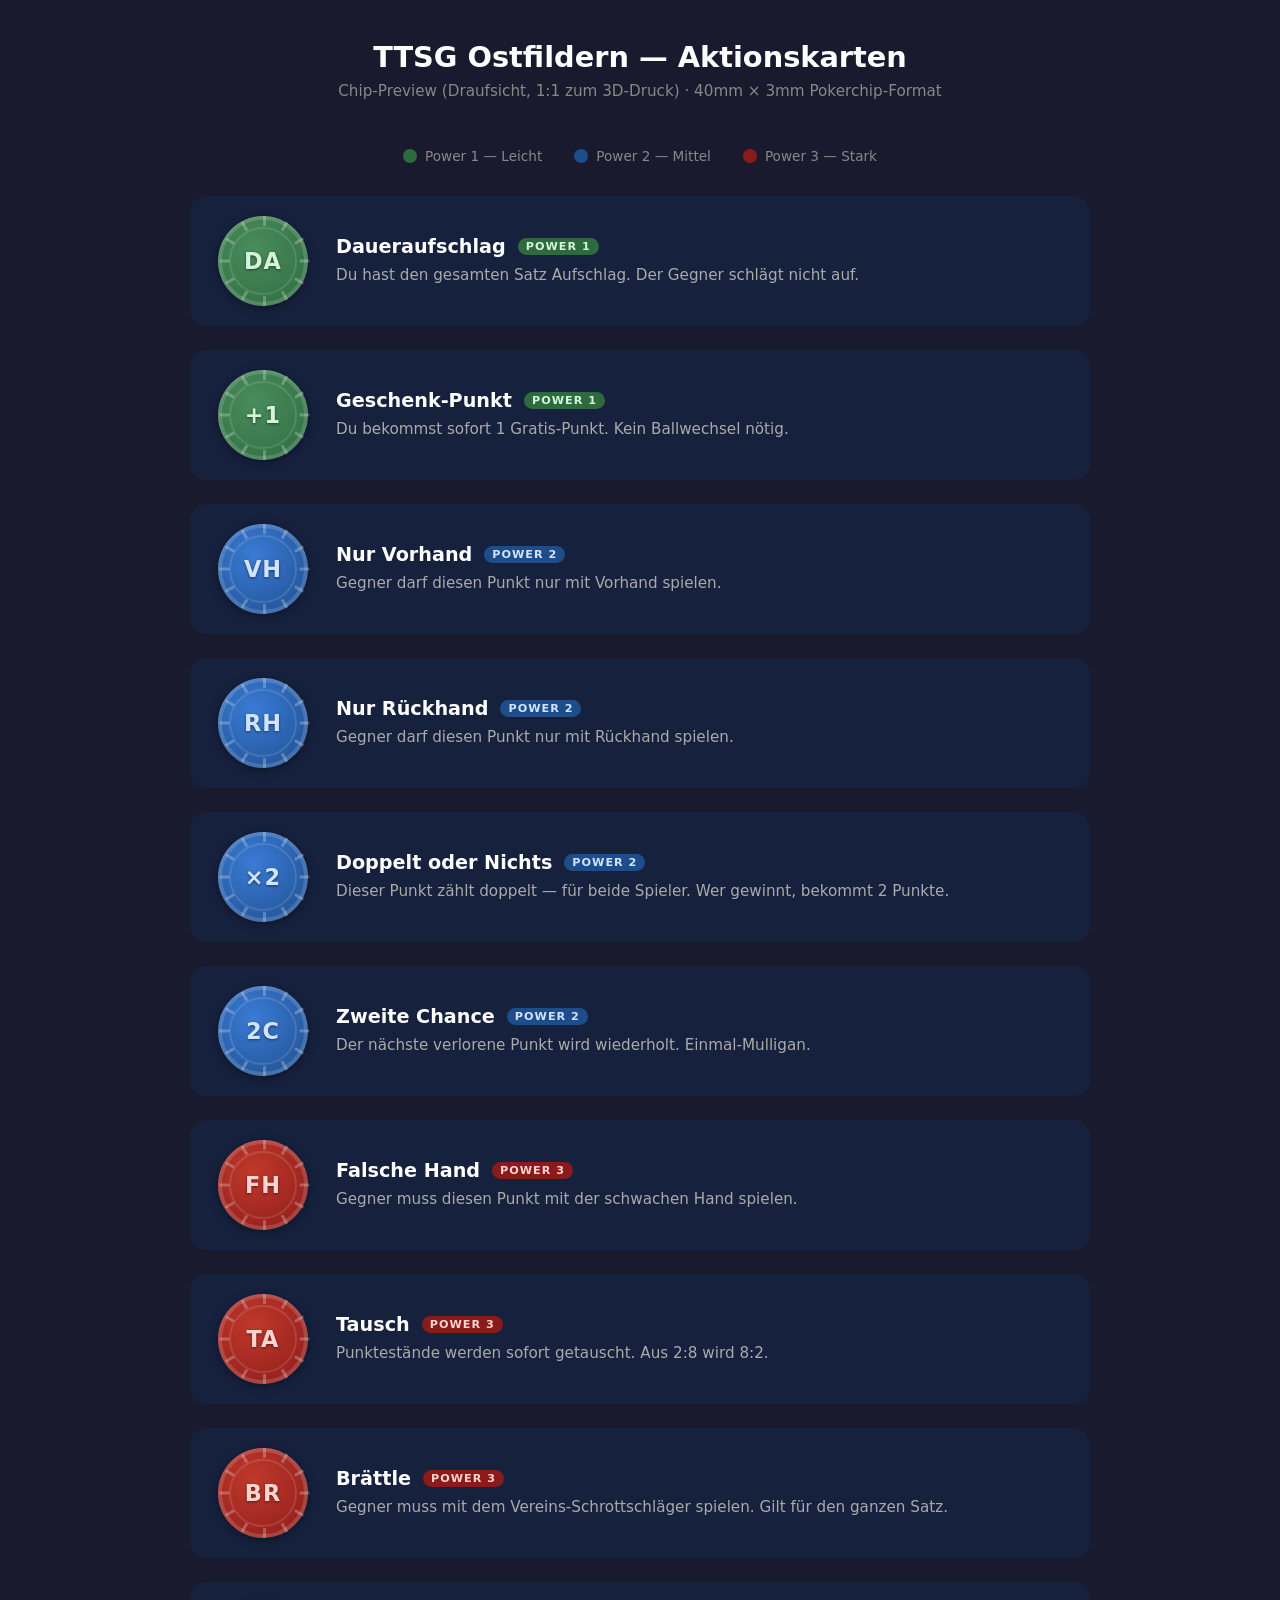
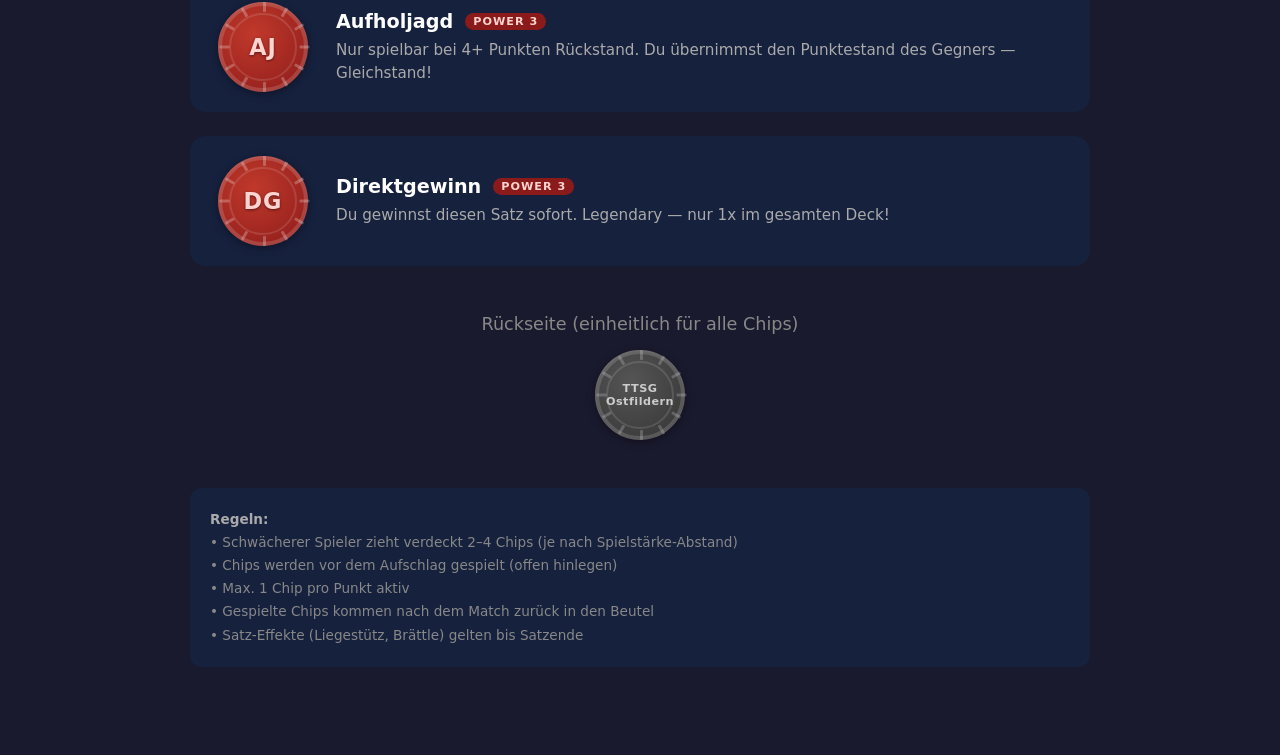
<file: site/chips.html>
<!DOCTYPE html>
<html lang="de">
<head>
    <meta charset="UTF-8">
    <meta name="viewport" content="width=device-width, initial-scale=1.0">
    <title>TTSG Ostfildern — Aktionskarten Chips</title>
    <style>
        * { margin: 0; padding: 0; box-sizing: border-box; }

        body {
            font-family: -apple-system, BlinkMacSystemFont, 'Segoe UI', system-ui, sans-serif;
            background: #1a1a2e;
            color: #e0e0e0;
            min-height: 100vh;
            padding: 40px 20px;
        }

        h1 {
            text-align: center;
            font-size: 1.8rem;
            margin-bottom: 8px;
            color: #fff;
        }

        .subtitle {
            text-align: center;
            font-size: 0.95rem;
            color: #888;
            margin-bottom: 48px;
        }

        .cards-grid {
            max-width: 900px;
            margin: 0 auto;
            display: flex;
            flex-direction: column;
            gap: 24px;
        }

        .card-row {
            display: flex;
            align-items: center;
            gap: 28px;
            background: #16213e;
            border-radius: 16px;
            padding: 20px 28px;
            transition: transform 0.15s ease;
        }

        .card-row:hover {
            transform: translateX(4px);
        }

        /* Chip */
        .chip-container {
            flex-shrink: 0;
            display: flex;
            flex-direction: column;
            align-items: center;
            gap: 4px;
        }

        .chip {
            width: 90px;
            height: 90px;
            border-radius: 50%;
            position: relative;
            display: flex;
            align-items: center;
            justify-content: center;
            box-shadow:
                0 2px 8px rgba(0,0,0,0.4),
                inset 0 1px 2px rgba(255,255,255,0.1);
        }

        /* Outer ring (like poker chip edge) */
        .chip::before {
            content: '';
            position: absolute;
            inset: 0;
            border-radius: 50%;
            border: 4px solid rgba(255,255,255,0.15);
        }

        /* Inner circle */
        .chip::after {
            content: '';
            position: absolute;
            width: 64px;
            height: 64px;
            border-radius: 50%;
            border: 2px solid rgba(255,255,255,0.12);
        }

        /* Dashes on the chip edge */
        .chip-edge {
            position: absolute;
            inset: 0;
            border-radius: 50%;
        }

        .chip-edge span {
            position: absolute;
            width: 3px;
            height: 10px;
            background: rgba(255,255,255,0.25);
            border-radius: 1px;
            left: 50%;
            top: 0;
            transform-origin: 1.5px 45px;
        }

        .chip-code {
            position: relative;
            z-index: 2;
            font-weight: 800;
            font-size: 1.4rem;
            letter-spacing: 1px;
            text-shadow: 0 1px 3px rgba(0,0,0,0.5);
        }

        /* Color schemes per power level */
        .power-1 .chip { background: radial-gradient(circle at 40% 35%, #4a8c5c, #2d6b3f); }
        .power-1 .chip-code { color: #d4f5dc; }

        .power-2 .chip { background: radial-gradient(circle at 40% 35%, #3a7bd5, #1e4d8c); }
        .power-2 .chip-code { color: #d0e4ff; }

        .power-3 .chip { background: radial-gradient(circle at 40% 35%, #c0392b, #8b1a1a); }
        .power-3 .chip-code { color: #ffd4d0; }

        /* Back side preview */
        .chip-back {
            width: 90px;
            height: 90px;
            border-radius: 50%;
            position: relative;
            display: flex;
            align-items: center;
            justify-content: center;
            box-shadow:
                0 2px 8px rgba(0,0,0,0.4),
                inset 0 1px 2px rgba(255,255,255,0.1);
            background: radial-gradient(circle at 40% 35%, #555, #333);
        }

        .chip-back::before {
            content: '';
            position: absolute;
            inset: 0;
            border-radius: 50%;
            border: 4px solid rgba(255,255,255,0.15);
        }

        .chip-back::after {
            content: '';
            position: absolute;
            width: 64px;
            height: 64px;
            border-radius: 50%;
            border: 2px solid rgba(255,255,255,0.12);
        }

        .chip-back-text {
            position: relative;
            z-index: 2;
            font-weight: 800;
            font-size: 0.7rem;
            color: #ccc;
            text-align: center;
            line-height: 1.2;
            letter-spacing: 0.5px;
        }

        .chip-back .chip-edge span {
            background: rgba(255,255,255,0.2);
        }

        /* Info */
        .card-info {
            flex: 1;
        }

        .card-header {
            display: flex;
            align-items: center;
            gap: 12px;
            margin-bottom: 6px;
        }

        .card-name {
            font-size: 1.2rem;
            font-weight: 700;
            color: #fff;
        }

        .card-power {
            font-size: 0.7rem;
            font-weight: 700;
            padding: 2px 8px;
            border-radius: 10px;
            text-transform: uppercase;
            letter-spacing: 1px;
        }

        .power-1 .card-power { background: #2d6b3f; color: #d4f5dc; }
        .power-2 .card-power { background: #1e4d8c; color: #d0e4ff; }
        .power-3 .card-power { background: #8b1a1a; color: #ffd4d0; }

        .card-effect {
            font-size: 0.95rem;
            color: #aaa;
            line-height: 1.5;
        }

        /* Legend */
        .legend {
            max-width: 900px;
            margin: 48px auto 0;
            display: flex;
            justify-content: center;
            gap: 32px;
            font-size: 0.85rem;
            color: #888;
        }

        .legend-item {
            display: flex;
            align-items: center;
            gap: 8px;
        }

        .legend-dot {
            width: 14px;
            height: 14px;
            border-radius: 50%;
        }

        .legend-dot.green { background: #2d6b3f; }
        .legend-dot.blue { background: #1e4d8c; }
        .legend-dot.red { background: #8b1a1a; }

        /* Back preview section */
        .back-section {
            max-width: 900px;
            margin: 48px auto 0;
            text-align: center;
        }

        .back-section h2 {
            font-size: 1.1rem;
            color: #888;
            margin-bottom: 16px;
            font-weight: 400;
        }

        /* Responsive */
        @media (max-width: 600px) {
            .card-row { flex-direction: column; text-align: center; padding: 16px; }
            .chip-container { flex-direction: row; gap: 12px; }
        }
    </style>
</head>
<body>

<h1>TTSG Ostfildern — Aktionskarten</h1>
<p class="subtitle">Chip-Preview (Draufsicht, 1:1 zum 3D-Druck) &middot; 40mm &times; 3mm Pokerchip-Format</p>

<div class="legend">
    <div class="legend-item"><div class="legend-dot green"></div> Power 1 — Leicht</div>
    <div class="legend-item"><div class="legend-dot blue"></div> Power 2 — Mittel</div>
    <div class="legend-item"><div class="legend-dot red"></div> Power 3 — Stark</div>
</div>

<div class="cards-grid" style="margin-top: 32px;">

    <!-- Power 1: Daueraufschlag -->
    <div class="card-row power-1">
        <div class="chip-container">
            <div class="chip">
                <div class="chip-edge">
                    <span style="transform: rotate(0deg)"></span><span style="transform: rotate(30deg)"></span><span style="transform: rotate(60deg)"></span><span style="transform: rotate(90deg)"></span><span style="transform: rotate(120deg)"></span><span style="transform: rotate(150deg)"></span><span style="transform: rotate(180deg)"></span><span style="transform: rotate(210deg)"></span><span style="transform: rotate(240deg)"></span><span style="transform: rotate(270deg)"></span><span style="transform: rotate(300deg)"></span><span style="transform: rotate(330deg)"></span>
                </div>
                <span class="chip-code">DA</span>
            </div>
        </div>
        <div class="card-info">
            <div class="card-header">
                <span class="card-name">Daueraufschlag</span>
                <span class="card-power">Power 1</span>
            </div>
            <p class="card-effect">Du hast den gesamten Satz Aufschlag. Der Gegner schlägt nicht auf.</p>
        </div>
    </div>

    <!-- Power 1: Geschenk-Punkt -->
    <div class="card-row power-1">
        <div class="chip-container">
            <div class="chip">
                <div class="chip-edge">
                    <span style="transform: rotate(0deg)"></span><span style="transform: rotate(30deg)"></span><span style="transform: rotate(60deg)"></span><span style="transform: rotate(90deg)"></span><span style="transform: rotate(120deg)"></span><span style="transform: rotate(150deg)"></span><span style="transform: rotate(180deg)"></span><span style="transform: rotate(210deg)"></span><span style="transform: rotate(240deg)"></span><span style="transform: rotate(270deg)"></span><span style="transform: rotate(300deg)"></span><span style="transform: rotate(330deg)"></span>
                </div>
                <span class="chip-code">+1</span>
            </div>
        </div>
        <div class="card-info">
            <div class="card-header">
                <span class="card-name">Geschenk-Punkt</span>
                <span class="card-power">Power 1</span>
            </div>
            <p class="card-effect">Du bekommst sofort 1 Gratis-Punkt. Kein Ballwechsel nötig.</p>
        </div>
    </div>

    <!-- Power 2: Nur Vorhand -->
    <div class="card-row power-2">
        <div class="chip-container">
            <div class="chip">
                <div class="chip-edge">
                    <span style="transform: rotate(0deg)"></span><span style="transform: rotate(30deg)"></span><span style="transform: rotate(60deg)"></span><span style="transform: rotate(90deg)"></span><span style="transform: rotate(120deg)"></span><span style="transform: rotate(150deg)"></span><span style="transform: rotate(180deg)"></span><span style="transform: rotate(210deg)"></span><span style="transform: rotate(240deg)"></span><span style="transform: rotate(270deg)"></span><span style="transform: rotate(300deg)"></span><span style="transform: rotate(330deg)"></span>
                </div>
                <span class="chip-code">VH</span>
            </div>
        </div>
        <div class="card-info">
            <div class="card-header">
                <span class="card-name">Nur Vorhand</span>
                <span class="card-power">Power 2</span>
            </div>
            <p class="card-effect">Gegner darf diesen Punkt nur mit Vorhand spielen.</p>
        </div>
    </div>

    <!-- Power 2: Nur Rückhand -->
    <div class="card-row power-2">
        <div class="chip-container">
            <div class="chip">
                <div class="chip-edge">
                    <span style="transform: rotate(0deg)"></span><span style="transform: rotate(30deg)"></span><span style="transform: rotate(60deg)"></span><span style="transform: rotate(90deg)"></span><span style="transform: rotate(120deg)"></span><span style="transform: rotate(150deg)"></span><span style="transform: rotate(180deg)"></span><span style="transform: rotate(210deg)"></span><span style="transform: rotate(240deg)"></span><span style="transform: rotate(270deg)"></span><span style="transform: rotate(300deg)"></span><span style="transform: rotate(330deg)"></span>
                </div>
                <span class="chip-code">RH</span>
            </div>
        </div>
        <div class="card-info">
            <div class="card-header">
                <span class="card-name">Nur Rückhand</span>
                <span class="card-power">Power 2</span>
            </div>
            <p class="card-effect">Gegner darf diesen Punkt nur mit Rückhand spielen.</p>
        </div>
    </div>

    <!-- Power 2: Doppelt oder Nichts -->
    <div class="card-row power-2">
        <div class="chip-container">
            <div class="chip">
                <div class="chip-edge">
                    <span style="transform: rotate(0deg)"></span><span style="transform: rotate(30deg)"></span><span style="transform: rotate(60deg)"></span><span style="transform: rotate(90deg)"></span><span style="transform: rotate(120deg)"></span><span style="transform: rotate(150deg)"></span><span style="transform: rotate(180deg)"></span><span style="transform: rotate(210deg)"></span><span style="transform: rotate(240deg)"></span><span style="transform: rotate(270deg)"></span><span style="transform: rotate(300deg)"></span><span style="transform: rotate(330deg)"></span>
                </div>
                <span class="chip-code">&times;2</span>
            </div>
        </div>
        <div class="card-info">
            <div class="card-header">
                <span class="card-name">Doppelt oder Nichts</span>
                <span class="card-power">Power 2</span>
            </div>
            <p class="card-effect">Dieser Punkt zählt doppelt — für beide Spieler. Wer gewinnt, bekommt 2 Punkte.</p>
        </div>
    </div>

    <!-- Power 2: Zweite Chance -->
    <div class="card-row power-2">
        <div class="chip-container">
            <div class="chip">
                <div class="chip-edge">
                    <span style="transform: rotate(0deg)"></span><span style="transform: rotate(30deg)"></span><span style="transform: rotate(60deg)"></span><span style="transform: rotate(90deg)"></span><span style="transform: rotate(120deg)"></span><span style="transform: rotate(150deg)"></span><span style="transform: rotate(180deg)"></span><span style="transform: rotate(210deg)"></span><span style="transform: rotate(240deg)"></span><span style="transform: rotate(270deg)"></span><span style="transform: rotate(300deg)"></span><span style="transform: rotate(330deg)"></span>
                </div>
                <span class="chip-code">2C</span>
            </div>
        </div>
        <div class="card-info">
            <div class="card-header">
                <span class="card-name">Zweite Chance</span>
                <span class="card-power">Power 2</span>
            </div>
            <p class="card-effect">Der nächste verlorene Punkt wird wiederholt. Einmal-Mulligan.</p>
        </div>
    </div>

    <!-- Power 3: Falsche Hand -->
    <div class="card-row power-3">
        <div class="chip-container">
            <div class="chip">
                <div class="chip-edge">
                    <span style="transform: rotate(0deg)"></span><span style="transform: rotate(30deg)"></span><span style="transform: rotate(60deg)"></span><span style="transform: rotate(90deg)"></span><span style="transform: rotate(120deg)"></span><span style="transform: rotate(150deg)"></span><span style="transform: rotate(180deg)"></span><span style="transform: rotate(210deg)"></span><span style="transform: rotate(240deg)"></span><span style="transform: rotate(270deg)"></span><span style="transform: rotate(300deg)"></span><span style="transform: rotate(330deg)"></span>
                </div>
                <span class="chip-code">FH</span>
            </div>
        </div>
        <div class="card-info">
            <div class="card-header">
                <span class="card-name">Falsche Hand</span>
                <span class="card-power">Power 3</span>
            </div>
            <p class="card-effect">Gegner muss diesen Punkt mit der schwachen Hand spielen.</p>
        </div>
    </div>

    <!-- Power 3: Tausch -->
    <div class="card-row power-3">
        <div class="chip-container">
            <div class="chip">
                <div class="chip-edge">
                    <span style="transform: rotate(0deg)"></span><span style="transform: rotate(30deg)"></span><span style="transform: rotate(60deg)"></span><span style="transform: rotate(90deg)"></span><span style="transform: rotate(120deg)"></span><span style="transform: rotate(150deg)"></span><span style="transform: rotate(180deg)"></span><span style="transform: rotate(210deg)"></span><span style="transform: rotate(240deg)"></span><span style="transform: rotate(270deg)"></span><span style="transform: rotate(300deg)"></span><span style="transform: rotate(330deg)"></span>
                </div>
                <span class="chip-code">TA</span>
            </div>
        </div>
        <div class="card-info">
            <div class="card-header">
                <span class="card-name">Tausch</span>
                <span class="card-power">Power 3</span>
            </div>
            <p class="card-effect">Punktestände werden sofort getauscht. Aus 2:8 wird 8:2.</p>
        </div>
    </div>

    <!-- Power 3: Brättle -->
    <div class="card-row power-3">
        <div class="chip-container">
            <div class="chip">
                <div class="chip-edge">
                    <span style="transform: rotate(0deg)"></span><span style="transform: rotate(30deg)"></span><span style="transform: rotate(60deg)"></span><span style="transform: rotate(90deg)"></span><span style="transform: rotate(120deg)"></span><span style="transform: rotate(150deg)"></span><span style="transform: rotate(180deg)"></span><span style="transform: rotate(210deg)"></span><span style="transform: rotate(240deg)"></span><span style="transform: rotate(270deg)"></span><span style="transform: rotate(300deg)"></span><span style="transform: rotate(330deg)"></span>
                </div>
                <span class="chip-code">BR</span>
            </div>
        </div>
        <div class="card-info">
            <div class="card-header">
                <span class="card-name">Brättle</span>
                <span class="card-power">Power 3</span>
            </div>
            <p class="card-effect">Gegner muss mit dem Vereins-Schrottschläger spielen. Gilt für den ganzen Satz.</p>
        </div>
    </div>

    <!-- Power 3: Aufholjagd -->
    <div class="card-row power-3">
        <div class="chip-container">
            <div class="chip">
                <div class="chip-edge">
                    <span style="transform: rotate(0deg)"></span><span style="transform: rotate(30deg)"></span><span style="transform: rotate(60deg)"></span><span style="transform: rotate(90deg)"></span><span style="transform: rotate(120deg)"></span><span style="transform: rotate(150deg)"></span><span style="transform: rotate(180deg)"></span><span style="transform: rotate(210deg)"></span><span style="transform: rotate(240deg)"></span><span style="transform: rotate(270deg)"></span><span style="transform: rotate(300deg)"></span><span style="transform: rotate(330deg)"></span>
                </div>
                <span class="chip-code">AJ</span>
            </div>
        </div>
        <div class="card-info">
            <div class="card-header">
                <span class="card-name">Aufholjagd</span>
                <span class="card-power">Power 3</span>
            </div>
            <p class="card-effect">Nur spielbar bei 4+ Punkten Rückstand. Du übernimmst den Punktestand des Gegners — Gleichstand!</p>
        </div>
    </div>

    <!-- Power 3: Direktgewinn -->
    <div class="card-row power-3">
        <div class="chip-container">
            <div class="chip">
                <div class="chip-edge">
                    <span style="transform: rotate(0deg)"></span><span style="transform: rotate(30deg)"></span><span style="transform: rotate(60deg)"></span><span style="transform: rotate(90deg)"></span><span style="transform: rotate(120deg)"></span><span style="transform: rotate(150deg)"></span><span style="transform: rotate(180deg)"></span><span style="transform: rotate(210deg)"></span><span style="transform: rotate(240deg)"></span><span style="transform: rotate(270deg)"></span><span style="transform: rotate(300deg)"></span><span style="transform: rotate(330deg)"></span>
                </div>
                <span class="chip-code">DG</span>
            </div>
        </div>
        <div class="card-info">
            <div class="card-header">
                <span class="card-name">Direktgewinn</span>
                <span class="card-power">Power 3</span>
            </div>
            <p class="card-effect">Du gewinnst diesen Satz sofort. Legendary — nur 1x im gesamten Deck!</p>
        </div>
    </div>

</div>

<div class="back-section">
    <h2>Rückseite (einheitlich für alle Chips)</h2>
    <div style="display: flex; justify-content: center;">
        <div class="chip-back">
            <div class="chip-edge">
                <span style="transform: rotate(0deg)"></span><span style="transform: rotate(30deg)"></span><span style="transform: rotate(60deg)"></span><span style="transform: rotate(90deg)"></span><span style="transform: rotate(120deg)"></span><span style="transform: rotate(150deg)"></span><span style="transform: rotate(180deg)"></span><span style="transform: rotate(210deg)"></span><span style="transform: rotate(240deg)"></span><span style="transform: rotate(270deg)"></span><span style="transform: rotate(300deg)"></span><span style="transform: rotate(330deg)"></span>
            </div>
            <span class="chip-back-text">TTSG<br>Ostfildern</span>
        </div>
    </div>
</div>

<div style="max-width: 900px; margin: 48px auto; padding: 20px; background: #16213e; border-radius: 12px; font-size: 0.85rem; color: #888; line-height: 1.7;">
    <strong style="color: #aaa;">Regeln:</strong><br>
    &bull; Schwächerer Spieler zieht verdeckt 2–4 Chips (je nach Spielstärke-Abstand)<br>
    &bull; Chips werden vor dem Aufschlag gespielt (offen hinlegen)<br>
    &bull; Max. 1 Chip pro Punkt aktiv<br>
    &bull; Gespielte Chips kommen nach dem Match zurück in den Beutel<br>
    &bull; Satz-Effekte (Liegestütz, Brättle) gelten bis Satzende
</div>

</body>
</html>
</file>
